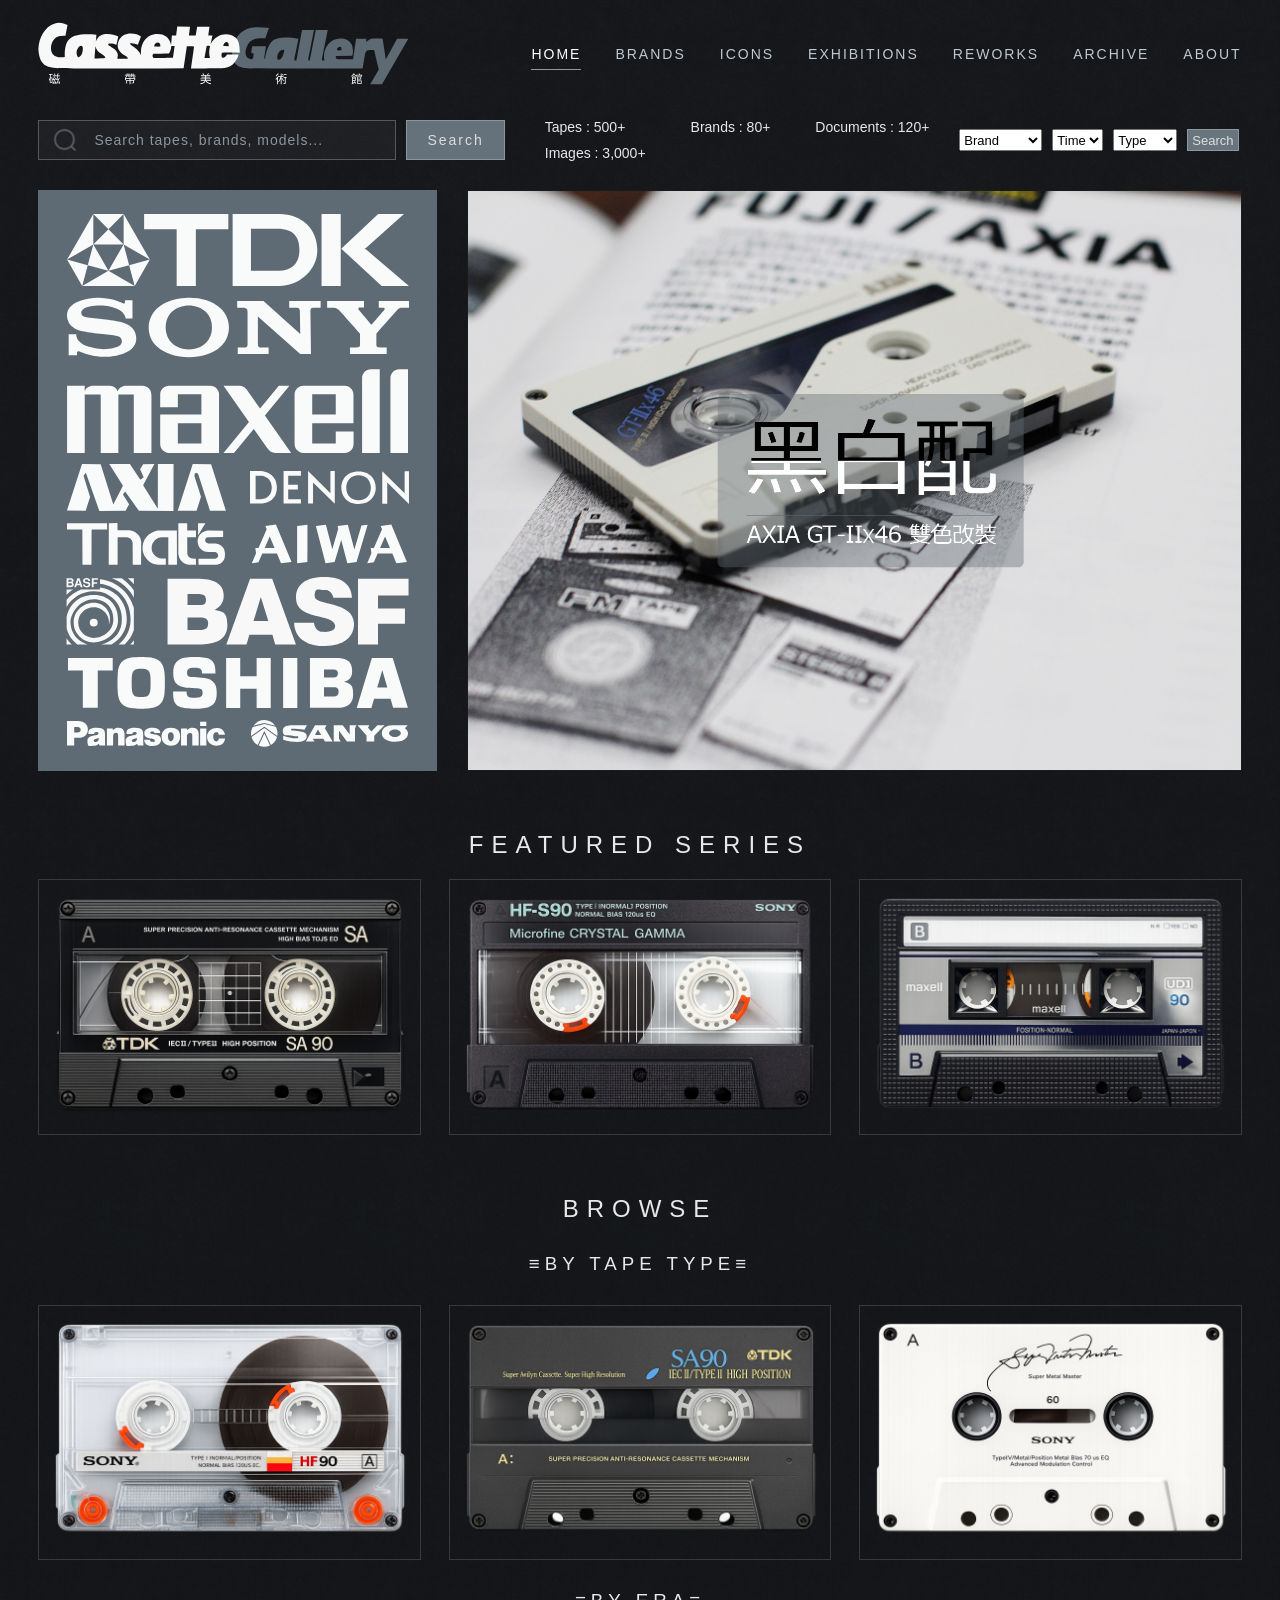
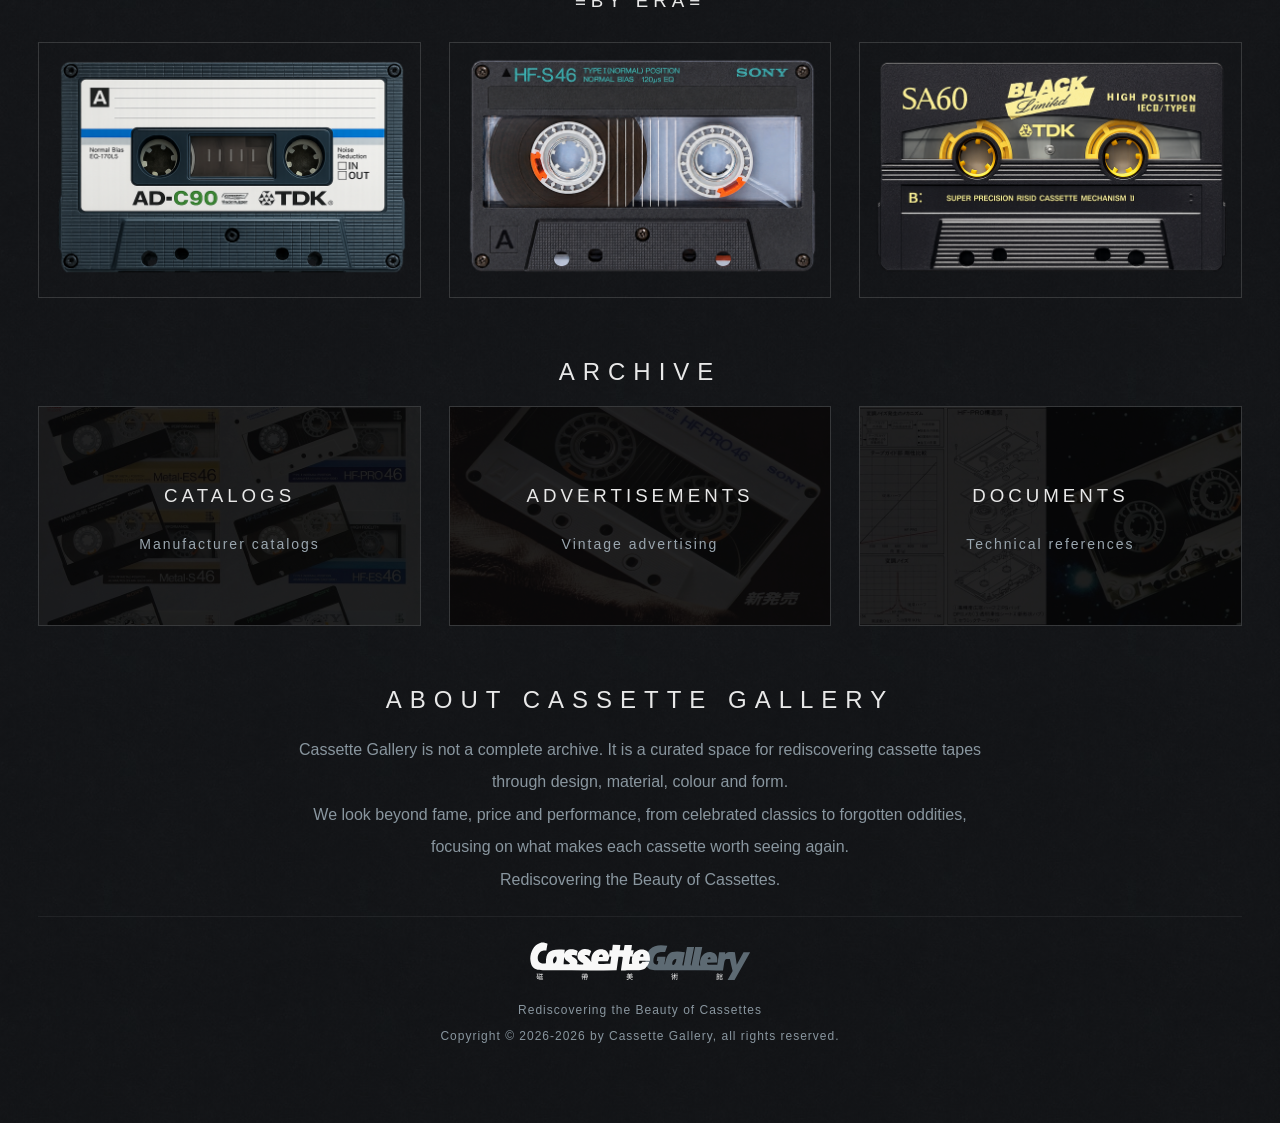
<file: index.html>
<!DOCTYPE html>
<html lang="en">
<head>
<meta charset="UTF-8">
<meta name="viewport" content="width=device-width, initial-scale=1.0">
<title>CASSETTE GALLERY磁带美术馆 | Vintage Cassette Archive & Design Gallery</title>
<link rel="stylesheet" href="css/style.css">
</head>

<body oncontextmenu="return false;">
<div class="container">

<header class="site-header">
<a href="index.html">
<img class="site-logo" src="images/CassetteGallery_logo.svg" alt="CassetteLand">
</a>

<nav class="main-nav">
<a class="active" href="#">HOME</a>
<a href="#">BRANDS</a>
<a href="#">ICONS</a>
<a href="#">EXHIBITIONS</a>
<a href="#">REWORKS</a>
<a href="#">ARCHIVE</a>
<a href="#">ABOUT</a>
</nav>
</header>

<div class="top-tools">
  <!-- =================================================
                 SEARCH BOX
  ================================================== -->
  <div class="search-box">
     <div class="search-input">
          <img src="images/search_icon.png" alt="">
          <input 
            type="text"
            placeholder="Search tapes, brands, models..."
          >
       </div>
    <button>Search</button>
  </div>


 <!-- =================================================
                 INFO BAR
 ================================================== -->
  <div class="info-bar">

      <div class="archive-stats">
          <div>Tapes : 500+</div>
          <div>Brands : 80+</div>
          <div>Documents : 120+</div>
          <div>Images : 3,000+</div>
      </div>


      <div class="filters">
         <select>
         <option value="">Brand</option>
         <option value="tdk">TDK</option>
         <option value="sony">SONY</option>
         <option value="maxell">maxell</option>
         <option value="axia">AXIA</option>
         <option value="axia">AXIA</option>
         <option value="denon">DENON</option>
         <option value="that's">That's</option>
         <option value="panasonic">Panasonic</option>
         <option value="toshiba">TOSHIBA</option>
         <option value="basf">BASF</option>
         </select>

         <select>
         <option value="">Time</option>
         <option value="C46">C46</option>
         <option value="C60">C60</option>
         <option value="C90">C90</option>
         </select>

         <select>
         <option value="">Type</option>
         <option value="I">Normal</option>
         <option value="II">High</option>
         <option value="III">FeCr</option>
         <option value="IV">Metal</option>
         </select>

         <button class="filter-search">
          Search
         </button>
     </div>
  </div>
</div>

 <!-- =================================================
             TOP FEATURE AREA
             LEFT: BRAND WALL
             RIGHT: FEATURED ADVERTISEMENT
 ================================================== -->
<section class="home-feature-grid">

            <!-- =================================================
                 LEFT COLUMN
            ================================================== -->

            <div class="left-column">

                <!-- BRAND WALL -->
                <section class="brand-wall">

                    <!-- TDK -->
                    <a href="#" class="brand-item brand-full">
                        <img
                            src="images/brands/TDK_logo.svg"
                            alt="TDK"
                        >
                    </a>

                    <!-- SONY -->
                    <a href="#" class="brand-item brand-full">
                        <img
                            src="images/brands/SONY_logo.svg"
                            alt="SONY"
                        >
                    </a>

                    <!-- MAXELL -->
                    <a href="#" class="brand-item brand-full">
                        <img
                            src="images/brands/maxell_logo.svg"
                            alt="maxell"
                        >
                    </a>

                    <!-- AXIA + DENON -->
                    <div class="brand-row brand-row-two">

                        <a href="#" class="brand-item">
                            <img
                                src="images/brands/AXIA_logo.svg"
                                alt="AXIA"
                            >
                        </a>

                        <a href="#" class="brand-item">
                            <img
                                src="images/brands/DENON_logo.svg"
                                alt="DENON"
                            >
                        </a>

                    </div>

                    <!-- THAT'S + AIWA -->
                    <div class="brand-row brand-row-two">

                        <a href="#" class="brand-item">
                            <img
                                src="images/brands/Thats_logo.svg"
                                alt="That's"
                            >
                        </a>

                        <a href="#" class="brand-item">
                            <img
                                src="images/brands/AIWA_logo.svg"
                                alt="AIWA"
                            >
                        </a>

                    </div>

                    <!-- BASF -->
                    <a href="#" class="brand-item brand-full">
                        <img
                            src="images/brands/BASF_logo.svg"
                            alt="BASF"
                        >
                    </a>

                    <!-- TOSHIBA -->
                    <a href="#" class="brand-item brand-full">
                        <img
                            src="images/brands/TOSHIBA_logo.svg"
                            alt="TOSHIBA"
                        >
                    </a>

                    <!-- PANASONIC + SANYO -->
                    <div class="brand-row brand-row-two">

                        <a href="#" class="brand-item">
                            <img
                                src="images/brands/Panasonic_logo.svg"
                                alt="Panasonic"
                            >
                        </a>

                        <a href="#" class="brand-item">
                            <img
                                src="images/brands/SANYO_logo.svg"
                                alt="SANYO"
                            >
                        </a>

                    </div>


                </section>

            </div>


            <!-- =================================================
                 RIGHT COLUMN
             ================================================== -->

            <div class="right-column">


                <!-- FEATURED ADVERTISEMENT -->

                <section class="featured-ad">

                    <a
                        href="#"
                        class="featured-ad-link"
                        title="Sony Super Metal Master"
                    >

                        <div class="featured-ad-image">

                            <img
                                src="images/ads/Curated-Exhibition.jpg"
                                alt="Sony Super Metal Master Advertisement"
                            >

                        </div>

                    </a>

                </section>


            </div>

</section>


<section class="section">
<h2>FEATURED SERIES</h2>

<div class="series-grid">

<a class="series-card">
<img src="images/featured/TDK_SA.png">
<div class="series-overlay">
<h3>TDK SA</h3>
<p>Type II · High Position</p>
<span>1970s — 1990s</span>
</div>
</a>

<a class="series-card">
<img src="images/featured/SONY_HF.png">
<div class="series-overlay">
<h3>SONY HF</h3>
<p>Type I · Normal Position</p>
<span>1970s — 2000s</span>
</div>
</a>

<a class="series-card">
<img src="images/featured/MAXELL_UD.png">
<div class="series-overlay">
<h3>MAXELL UD</h3>
<p>Type I · Normal Position</p>
<span>1970s — 1990s</span>
</div>
</a>

</div>
</section>


<section class="section">
<h2>BROWSE</h2>

<h3 class="browse-title">≡BY TAPE TYPE≡</h3>

<div class="series-grid">

<a class="series-card">
<img src="images/browse/type/TYPE_I_SONY_HF90.png">
<div class="series-overlay">
<h3>TYPE I</h3>
<p>Normal Position</p>
<span>Ferric</span>
</div>
</a>

<a class="series-card">
<img src="images/browse/type/TYPE_II_TDK_SA90.png">
<div class="series-overlay">
<h3>TYPE II</h3>
<p>High Position</p>
<span>Chrome / Cobalt</span>
</div>
</a>

<a class="series-card">
<img src="images/browse/type/TYPE_IV_SONY_METAL_MASTER.png">
<div class="series-overlay">
<h3>TYPE IV</h3>
<p>Metal Position</p>
<span>Metal Particle</span>
</div>
</a>

</div>

<h3 class="browse-title">≡BY ERA≡</h3>

<div class="series-grid">

<a class="series-card">
<img src="images/browse/era/1970s_TDK_AD_C90.png">
<div class="series-overlay">
<h3>1970s</h3>
<p>TDK AD-C90</p>
<span>The beginning of cassette hi-fi</span>
</div>
</a>

<a class="series-card">
<img src="images/browse/era/1980s_SONY_HF_S46.png">
<div class="series-overlay">
<h3>1980s</h3>
<p>SONY HF-S46</p>
<span>The golden age of cassette culture</span>
</div>
</a>

<a class="series-card">
<img src="images/browse/era/1995s_TDK_SA60_BlackLimite.png">
<div class="series-overlay">
<h3>1990s</h3>
<p>TDK SA60 BlackLimite</p>
<span>Peak technology era</span>
</div>
</a>

</div>
</section>


<section class="section">

<h2>ARCHIVE</h2>

<div class="archive-grid">

    <div class="archive-card">
        <img src="images/archive/catalogs.jpg">

        <div class="archive-overlay">
            <h3>CATALOGS</h3>
            <p>Manufacturer catalogs</p>
        </div>
    </div>


    <div class="archive-card">
        <img src="images/archive/advertisements.jpg">

        <div class="archive-overlay">
            <h3>ADVERTISEMENTS</h3>
            <p>Vintage advertising</p>
        </div>
    </div>


    <div class="archive-card">
        <img src="images/archive/documents.jpg">

        <div class="archive-overlay">
            <h3>DOCUMENTS</h3>
            <p>Technical references</p>
        </div>
    </div>

</div>

</section>


<section class="section">
<h2>ABOUT CASSETTE GALLERY</h2>

<div class="about-text">
<p>
Cassette Gallery is not a complete archive. It is a curated space for rediscovering cassette tapes through design, material, colour and form.
</p>

<p>
We look beyond fame, price and performance, from celebrated classics to forgotten oddities, focusing on what makes each cassette worth seeing again.
</p>

<p class="about-slogan">
Rediscovering the Beauty of Cassettes.
</p>
</div>

</section>


<footer class="site-footer">
<img class="footer-logo" src="images/CassetteGallery_logo.svg">
<p class="footer-tagline">Rediscovering the Beauty of Cassettes</p>
<p class="footer-tagline">Copyright © 2026-2026 by Cassette Gallery, all rights reserved.</p>
</footer>


</div>
</body>
</html>
</file>
<file: css/style.css>
/* =========================================================
   CassetteLand
   Main Stylesheet
   ========================================================= */


/* =========================================================
   BASE
   ========================================================= */
*{
    box-sizing:border-box;
}

html {
    scroll-behavior: smooth;
}

body {
    margin: 0;
    padding: 0;

    background:
        linear-gradient(
            rgba(10, 12, 14, 0.42),
            rgba(10, 12, 14, 0.58)
        ),
        url("../images/bg.jpg");

    background-repeat: repeat;
    background-position: top left;

    color: #e8e8e8;

    font-family:
        "Helvetica Neue",
        Arial,
        sans-serif;

    min-height: 100vh;
}


a {
    color: inherit;
    text-decoration: none;
}


img {
    display: block;
    max-width: 100%;
    -webkit-user-drag:none;
    user-select:none;
}


/* =========================================================
   MAIN CONTAINER
   ========================================================= */

.container {
    width: 94%;
    max-width: 1400px;
    margin: 0 auto;
}


/* =========================================================
   HEADER
   ========================================================= */

.site-header {
    min-height: 100px;
    display: flex;
    align-items: center;
    justify-content: space-between;
    padding: 10px 0 2px;
}


.site-logo-link {
    display: block;
}


.site-logo {
    width: 370px;
    max-width: 36vw;
    height: auto;
}


.main-nav {
    display: flex;
    align-items: center;
    gap: 34px;
}


.main-nav a {
    position: relative;

    color: #bec9d0;

    font-size: 14px;
    font-weight: 500;

    letter-spacing: 2px;

    padding: 10px 0;

    transition:
        color 0.2s ease,
        opacity 0.2s ease;
}


.main-nav a:hover,
.main-nav a.active {
    color: #ffffff;
}


.main-nav a::after {
    content: "";

    position: absolute;

    left: 0;
    bottom: 2px;

    width: 0;
    height: 1px;

    background: #8a9aa5;

    transition: width 0.22s ease;
}


.main-nav a:hover::after,
.main-nav a.active::after {
    width: 100%;
}


.top-tools{
    display:flex;
    align-items:center;
    gap:40px;
}

/* =========================================================
   SEARCH BOX
   ========================================================= */
.search-box{
    display:flex;
    align-items:center;
    justify-content:flex-start;
    gap:10px;
    margin:20px 0;
}

.search-input{
    position:relative;
    width:358px;
}

.search-input img{
    position:absolute;
    left:12px;
    top:50%;
    transform:translateY(-50%);
    width:30px;
    height:30px;
    opacity:.85;
}

.search-input input{
    width:100%;
    height:40px;
    box-sizing:border-box;
    padding-left:55px;
    padding-right:20px;
    background:rgba(255,255,255,.04);
    border:1px solid rgba(255,255,255,.25);
    color:#ddd;
    font-size:14px;
    letter-spacing:1px;
    outline:none;
}

.search-input input::placeholder{
    color:#89969f;
}

.search-input input:focus{
    border-color:#cfd6dc;
    box-shadow:0 0 8px rgba(255,255,255,.15);
    outline:none;

}

.search-box button{
    height:40px;
    padding:0 20px;
    background:#66727B;
    border:1px solid rgba(255,255,255,.25);
    color:#ddd;
    font-size:14px;
    letter-spacing:2px;
    cursor:pointer;
}

.search-box button:hover{
    background:#89969f;
    color:#111;
}


/* =========================================================
   ARCHIVE INFO BAR
   ========================================================= */

.info-bar{

    display:flex;

    align-items:center;

    gap:30px;

}


/* statistics */

.archive-stats{

    display:grid;

    grid-template-columns:repeat(3,auto);

    gap:10px 45px;

    font-size:14px;

    white-space:nowrap;

}



/* filters */

.filters{

    display:flex;

    align-items:flex-start;

    gap:10px;

    white-space:nowrap;

}


.filters select{

    font-size:13px;
    height:22px;
    box-sizing:border-box;

}


.filter-search{

    height:22px;
    padding:0 4px;
    background:#69757d;
    border:1px solid rgba(255,255,255,.25);
    color:#ddd;
    font-size:13px;
    cursor:pointer;

}

.filter-search:hover{
    background:#89969f;
    color:#111;
}

/* =========================================================
   HOME FEATURE GRID
   左：品牌墙
   右：广告
   ========================================================= */

.home-feature-grid {
    display: grid;

    grid-template-columns:
        minmax(300px, 0.34fr)
        minmax(0, 0.66fr);

    gap: 30px;

    /*
       关键：
       让左右两栏自动拉伸到相同高度
    */
    align-items: stretch;

    margin-top: 10px;
}


/* =========================================================
   LEFT COLUMN
   ========================================================= */

.left-column {
    width: 100%;
    height: 100%;
}



/* =========================================================
   BRAND WALL
   ========================================================= */

.brand-wall {
    width: 100%;
    height: 100%;

    padding: 20px;

    background: #5e6b74;

    overflow: hidden;

    display: flex;
    flex-direction: column;

    /*
       把内部 Logo 均匀分布，
       避免因为右侧广告变高以后
       品牌全部挤在顶部
    */
    justify-content: space-between;
}



/* =========================================================
   BRAND ITEM
   ========================================================= */

.brand-item {
    width: 100%;

    display: flex;
    align-items: center;
    justify-content: center;

    padding: 4px 8px;

    border-radius: 3px;

    cursor: pointer;

    transition:
        background-color 0.2s ease,
        transform 0.2s ease;
}


.brand-item img {
    width: 100%;
    height: auto;

    object-fit: contain;

    opacity: 0.97;

    transition:
        opacity 0.2s ease,
        transform 0.2s ease,
        filter 0.2s ease;
}



/* =========================================================
   BRAND HOVER
   ========================================================= */

.brand-item:hover {
    background:
        rgba(255, 255, 255, 0.08);
}


.brand-item:hover img {
    opacity: 1;

    transform: scale(1.035);

    /*
       白色 Logo hover 后变冷灰蓝
    */
    filter:
        brightness(0)
        saturate(100%)
        invert(69%)
        sepia(8%)
        saturate(503%)
        hue-rotate(162deg)
        brightness(88%)
        contrast(86%);
}



/* =========================================================
   BRAND ROWS
   ========================================================= */

.brand-full {
    width: 100%;
}


.brand-row {
    width: 100%;
}


.brand-row-two {
    display: grid;

    grid-template-columns:
        minmax(0, 1fr)
        minmax(0, 1fr);

    gap: 8px;

    align-items: center;
}



/* =========================================================
   INDIVIDUAL LOGO SIZE CONTROL
   ========================================================= */

.brand-wall img[alt="TDK"] {
    max-height: 105px;
}


.brand-wall img[alt="SONY"] {
    max-height: 92px;
}


.brand-wall img[alt="maxell"] {
    max-height: 108px;
}


.brand-wall img[alt="AXIA"] {
    max-height: 65px;
}


.brand-wall img[alt="DENON"] {
    max-height: 62px;
}


.brand-wall img[alt="That's"] {
    max-height: 62px;
}


.brand-wall img[alt="AIWA"] {
    max-height: 62px;
}


.brand-wall img[alt="BASF"] {
    max-height: 92px;
}


.brand-wall img[alt="TOSHIBA"] {
    max-height: 84px;
}


.brand-wall img[alt="Panasonic"] {
    max-height: 52px;
}


.brand-wall img[alt="SANYO"] {
    max-height: 52px;
}

/* =========================================================
   RIGHT COLUMN
   ========================================================= */

.right-column {
    width: 100%;
    height: 100%;
}

/* =========================================================
   FEATURED ADVERTISEMENT
   ========================================================= */

.featured-ad {
    width: 100%;
    height: 100%;
}


.featured-ad-link {
    width: 100%;
    height: 100%;

    display: block;
}


.featured-ad-image {
    width: 100%;
    height: 100%;

    display: flex;
    align-items: center;
    justify-content: center;

    overflow: hidden;

    background: #111315;

    border:
        1px solid rgba(255, 255, 255, 0.035);
}


.featured-ad-image img {
    width: 100%;
    height: 100%;

    /*
       广告属于档案图片：
       必须完整显示，不裁切
    */
    object-fit: contain;

    transition:
        transform 0.4s ease,
        filter 0.3s ease;
}


.featured-ad-image:hover img {
    transform: scale(1.006);

    filter: brightness(1.03);
}




/* sections */

.section{
    margin-top:60px;
}

.section h2{
    text-align:center;
    letter-spacing:8px;
    font-weight:400;
    margin-bottom:20px;
}


.series-grid{
    display:grid;
    grid-template-columns:repeat(3,1fr);
    gap:28px;
}


.series-card{
    position:relative;
    overflow:hidden;
    border:1px solid rgba(255,255,255,.15);
    cursor:pointer;
}


.series-card img{
    display:block;
    width:100%;
    transition:.4s ease;
}


.series-overlay{
    position:absolute;
    inset:0;
    background:rgba(0,0,0,.55);
    display:flex;
    flex-direction:column;
    justify-content:center;
    align-items:center;
    opacity:0;
    transition:.3s ease;
}


.series-card:hover img{
    transform:scale(1.08);
    filter:brightness(.45);
}


.series-card:hover .series-overlay{
    opacity:1;
}


.series-overlay h3{
    letter-spacing:5px;
}


.series-overlay p,
.series-overlay span{
    color:#ddd;
}


/* cards */

.cards{
    display:grid;
    grid-template-columns:repeat(3,1fr);
    gap:25px;
}


.card{
    border:1px solid rgba(255,255,255,.15);
    padding:40px;
    text-align:center;
}


.browse-title{
    text-align:center;
    letter-spacing:5px;
    font-weight:400;
    margin:30px 0 30px;
}

/* =========================================================
   ARCHIVE CARDS
   ========================================================= */

.archive-grid{
    display:grid;
    grid-template-columns:repeat(3,1fr);
    gap:28px;
}

.archive-card{
    position:relative;
    overflow:hidden;
    height:220px;
    border:1px solid rgba(255,255,255,.15);
    cursor:pointer;
}

.archive-card img{
    width:100%;
    height:100%;
    object-fit:cover;
    opacity:0.35;
    transition:.4s ease;
}

.archive-overlay{
    position:absolute;
    inset:0;
    display:flex;
    flex-direction:column;
    justify-content:center;
    align-items:center;
    text-align:center;
    background:rgba(0,0,0,.65);
    opacity:1;
    transition:.35s ease;
}

.archive-card:hover img{
    opacity:1;
    filter:brightness(.7);
    transform:scale(1.05);
}

.archive-card:hover .archive-overlay{
    opacity:0;
}

.archive-overlay h3{
    letter-spacing:4px;
    font-weight:500;
    margin-bottom:15px;
}

.archive-overlay p{
    color:#9aa6af;
    letter-spacing:2px;
    font-size:14px;
}

/* =========================================================
   FOOTER
   ========================================================= */
.about-text{
    color: #89969f;
    max-width:700px;
    margin:auto;
    text-align:center;
    line-height:2;
}


.about-text p{
    margin:0 0 1px 0;
}


.site-footer {
    margin-top: 20px;
    padding: 25px 0 70px;
    border-top: 1px solid rgba(255, 255, 255, 0.06);
    text-align: center;
}


.footer-logo {
    width: 220px;
    max-width: 55%;
    margin: 0 auto 22px;
}


.footer-tagline {
    color: #89969f;
    font-size: 12px;
    letter-spacing: 1px;
    margin-bottom: 10px;
}


.footer-copy {
    color: #596168;
    font-size: 12px;
    letter-spacing: 1px;
}



/* =========================================================
   RESPONSIVE DESIGN
   ========================================================= */


/* TABLET */

@media (max-width:1024px){
    .container{
        width:92%;
    }
    .main-nav{
        gap:20px;
    }
    .series-grid,
    .cards{
        grid-template-columns:repeat(2,1fr);
    }

}


/* MOBILE */

@media (max-width:768px){
    .container{
        width:90%;
    }
    .site-header{
        flex-direction:column;
        gap:25px;
    }
    .site-logo{
        max-width:80vw;
    }
    .main-nav{
        flex-wrap:wrap;
        justify-content:center;
        gap:18px;
    }


    /* only content cards become single column */
    .series-grid,
    .cards{
        grid-template-columns:1fr;
    }

    .section{
        margin-top:60px;
    }

    .section h2{
        letter-spacing:5px;
    }

    

    .top-tools{

        flex-direction:column;

        align-items:flex-start;

        gap:20px;

    }



    .info-bar{

        flex-direction:column;

        align-items:flex-start;

        gap:20px;

    }


    .search-box{
        width:100%;
    }


    .search-input{
        width:auto;
        flex:1;
    }


    .search-box button{
        flex-shrink:0;
    }


    .filters{
    width:100%;
    display:flex;
    gap:8px;
    }

    .filters select{
    height:28px;
    padding:0 4px;
    font-size:12px;
    min-width:0;
   }

   .filter-search{
    height:28px;
    padding:0 12px;
    font-size:12px;
    flex-shrink:0;
    }

    .archive-stats{
    width:100%;
    display:grid;
    grid-template-columns:1fr 1fr;
    gap:12px 24px;
    }

    .archive-stats span{
    white-space:nowrap;
    }

}


/* SMALL MOBILE */

@media (max-width:480px){

    .main-nav a{
        font-size:12px;
        letter-spacing:1px;
    }

    .series-card{
        width:100%;
    }

}


/* =========================================================
   MOBILE TOP FEATURE FIX
   Brand wall + Advertisement stack vertically
   ========================================================= */

@media (max-width:768px){

    .home-feature-grid{

        grid-template-columns:1fr;

    }


    .brand-wall{

        height:auto;

        min-height:420px;

    }


    .featured-ad img{

        height:auto;

        object-fit:contain;

    }

}
</file>
